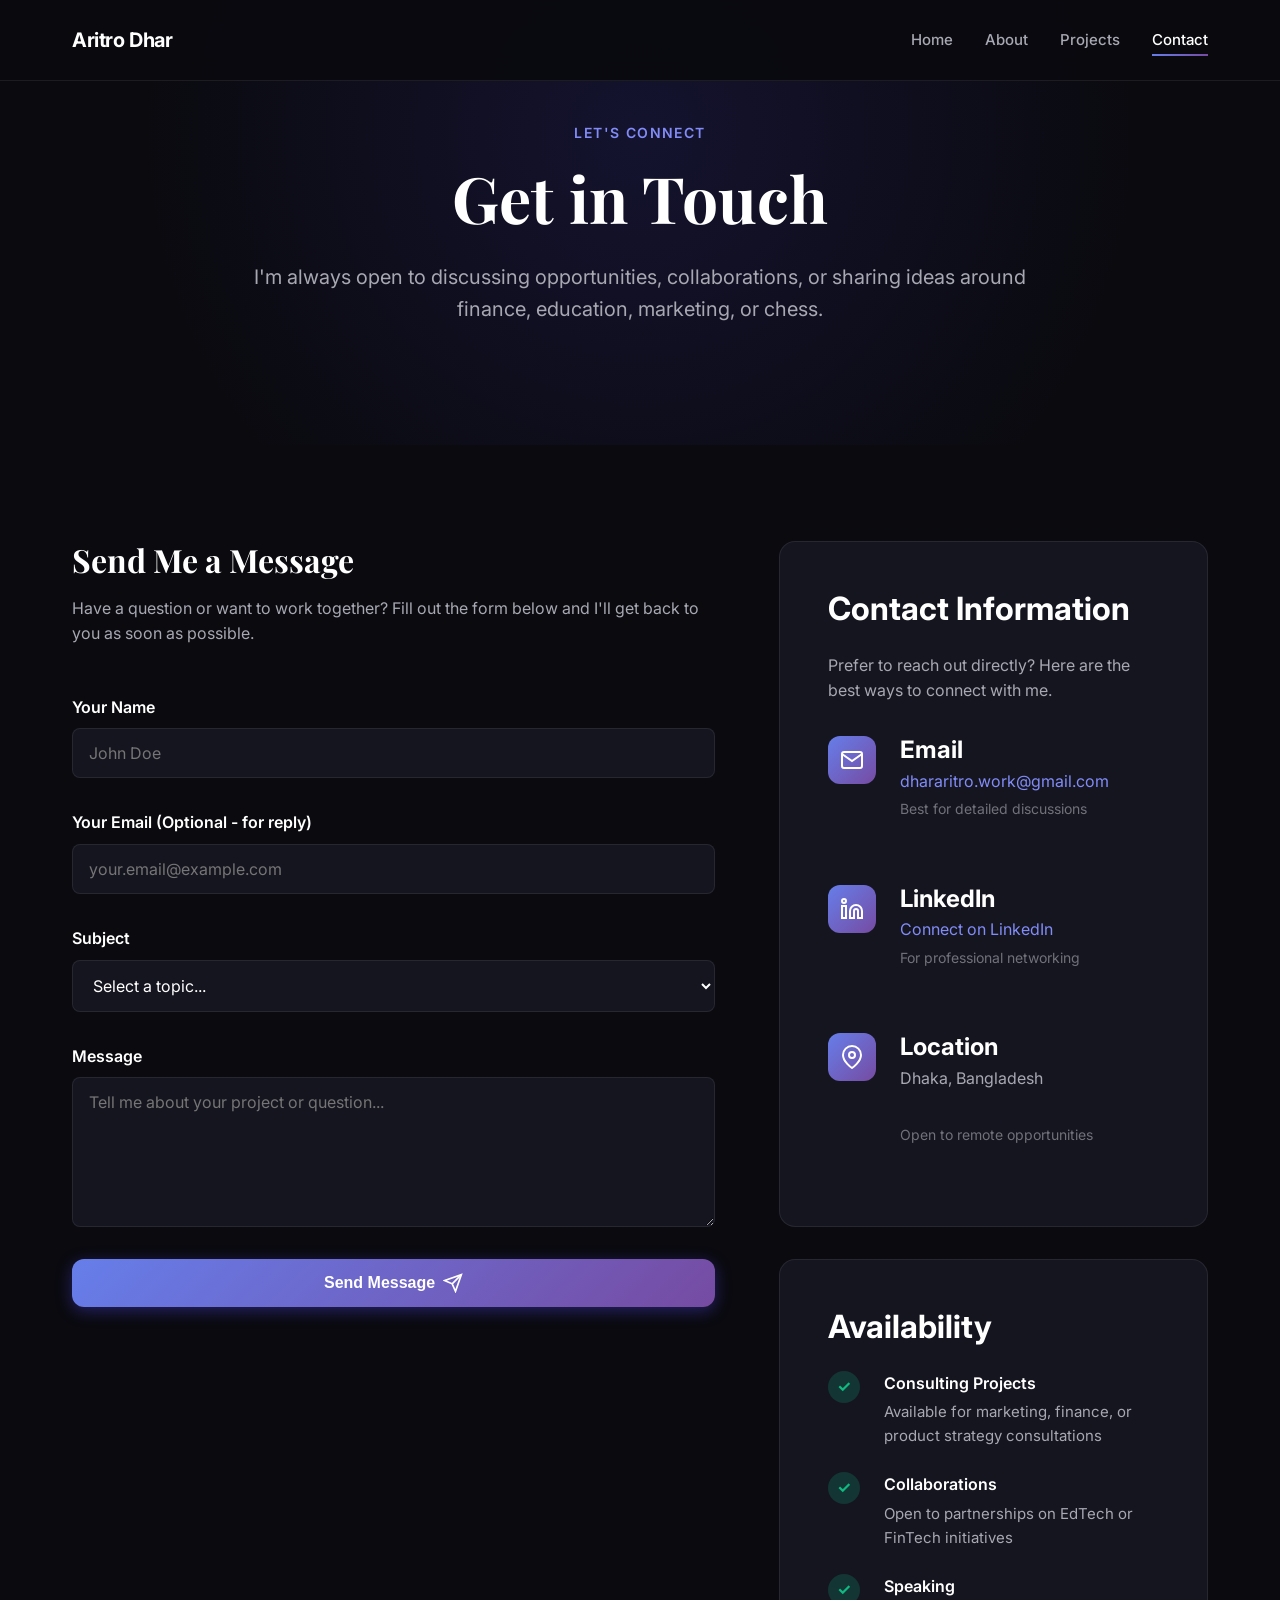
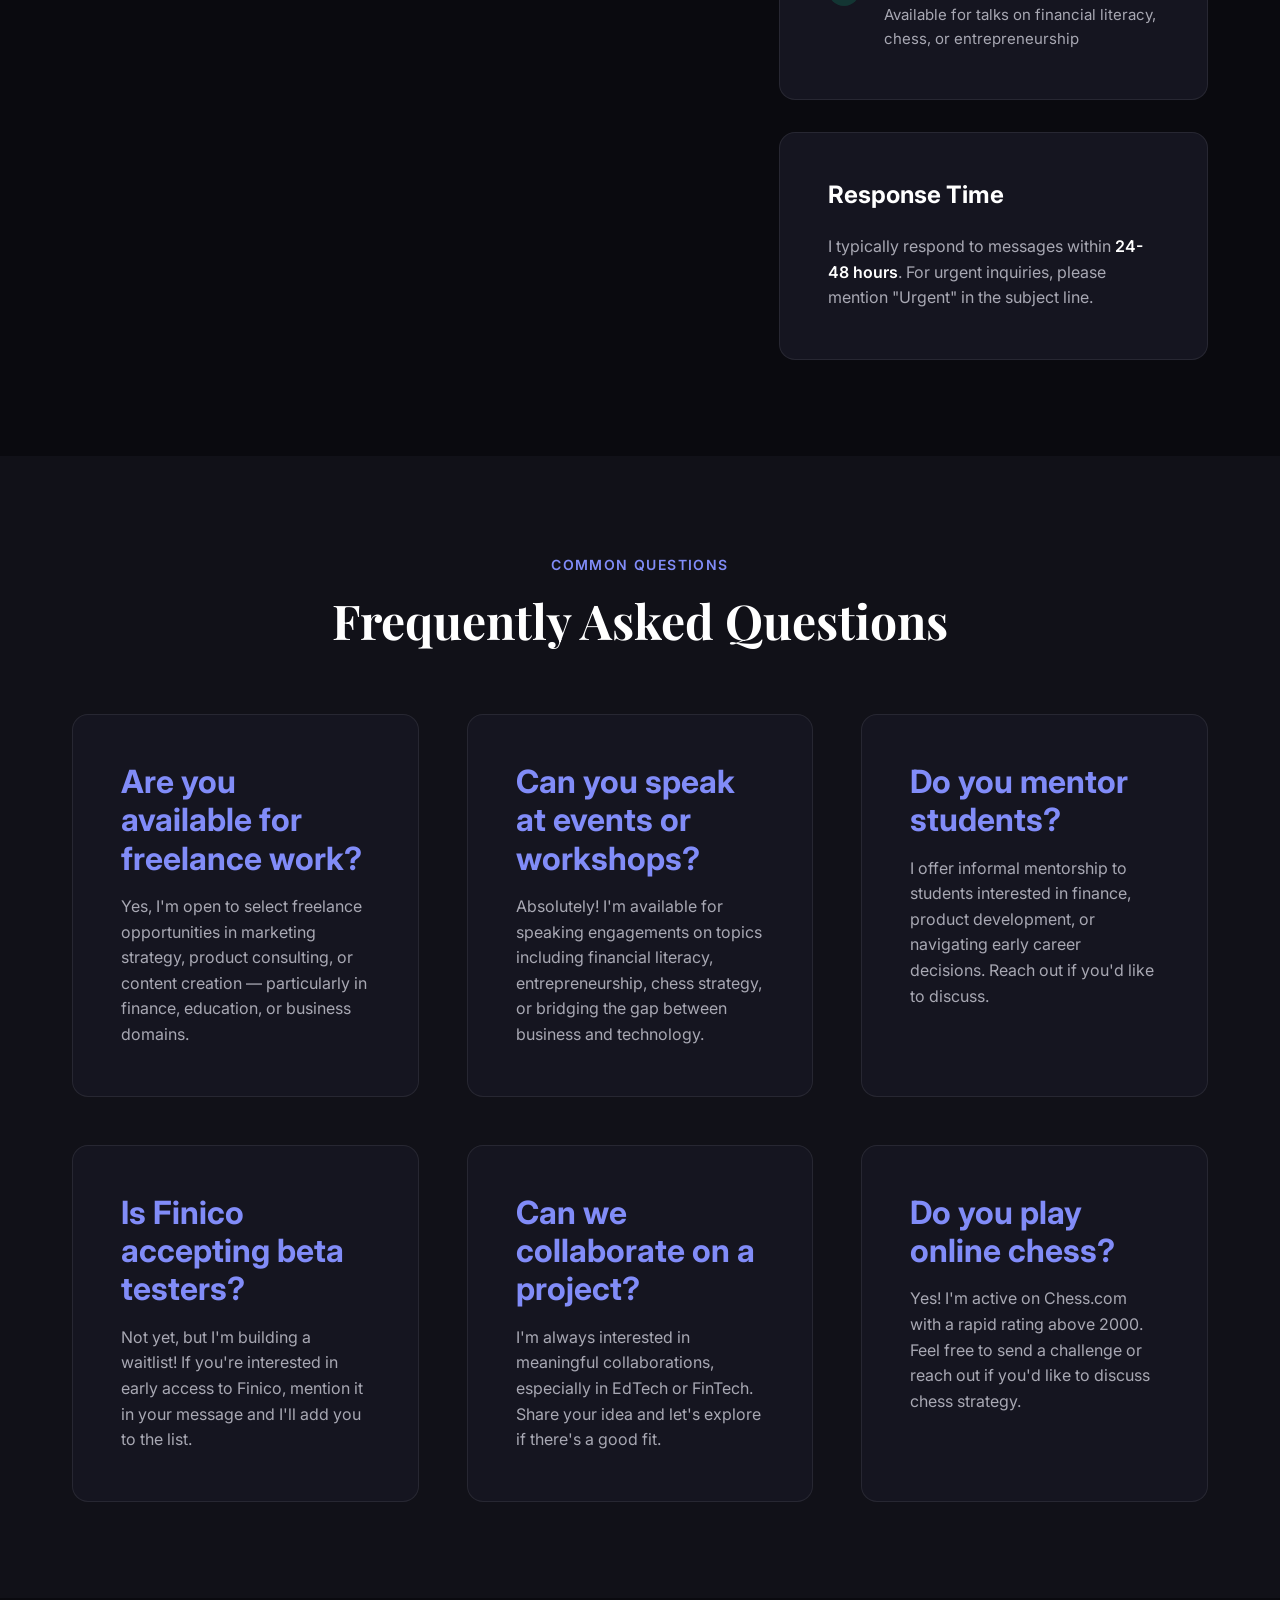
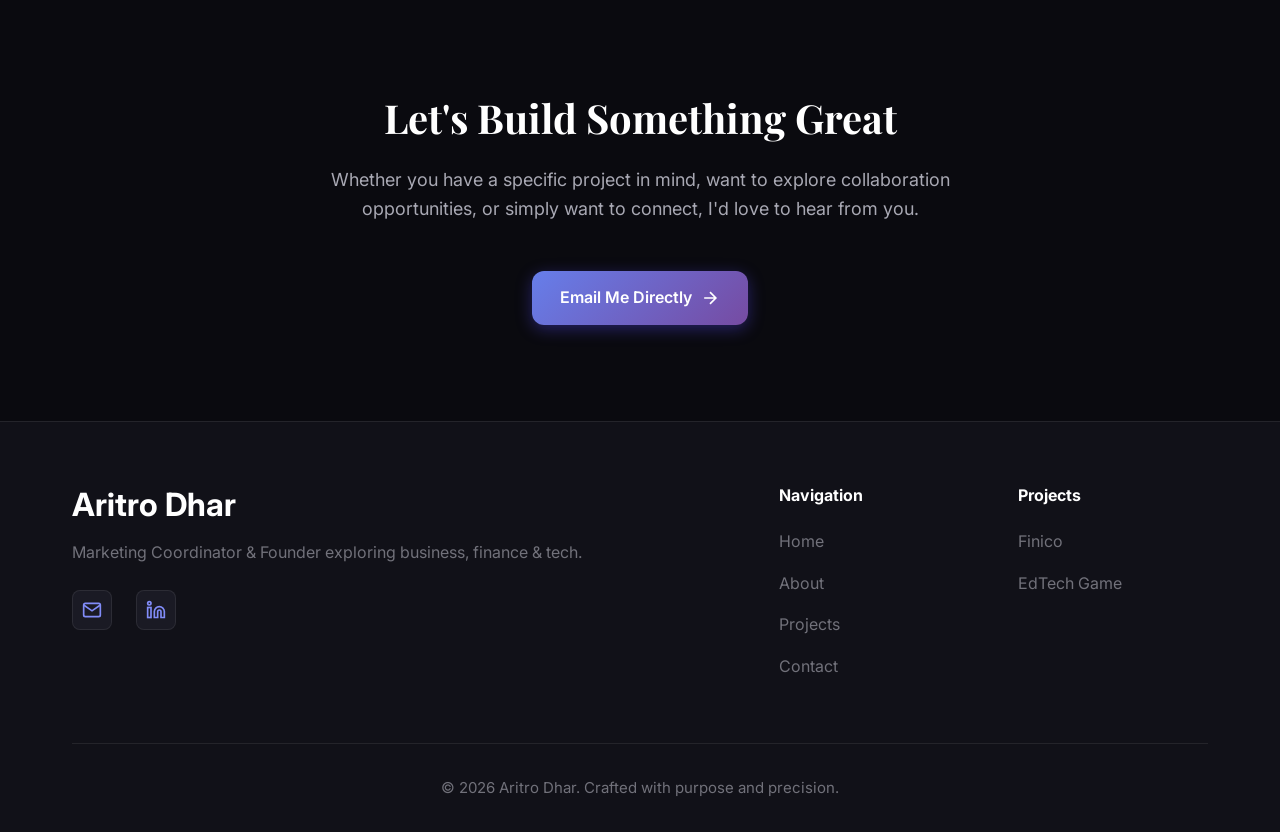
<file: contact.html>
<!DOCTYPE html>
<html lang="en">
<head>
  <meta charset="UTF-8" />
  <meta name="viewport" content="width=device-width, initial-scale=1.0" />
  <meta name="description" content="Get in touch with Aritro Dhar for opportunities, collaborations, or discussions about finance, education, marketing, or chess." />
  
  <!-- Favicon -->
  <link rel="icon" href="data:image/svg+xml,<svg xmlns=%22http://www.w3.org/2000/svg%22 viewBox=%220 0 100 100%22><text y=%22.9em%22 font-size=%2290%22>💼</text></svg>" />
  
  <title>Contact | Aritro Dhar</title>
  <link rel="stylesheet" href="styles.css" />
  <link rel="preconnect" href="https://fonts.googleapis.com">
  <link rel="preconnect" href="https://fonts.gstatic.com" crossorigin>
  <link href="https://fonts.googleapis.com/css2?family=Inter:wght@300;400;500;600;700;800&family=Playfair+Display:wght@700;800&display=swap" rel="stylesheet">
</head>
<body>
  <!-- Navigation -->
  <header class="navbar" id="navbar">
    <div class="nav-container">
      <a href="index.html" class="nav-logo">Aritro Dhar</a>
      <nav class="nav-links" id="navLinks">
        <a href="index.html">Home</a>
        <a href="about.html">About</a>
        <a href="projects.html">Projects</a>
        <a href="contact.html" class="active">Contact</a>
      </nav>
      <button class="mobile-toggle" id="mobileToggle" aria-label="Toggle navigation">
        <span></span>
        <span></span>
        <span></span>
      </button>
    </div>
  </header>

  <!-- Page Header -->
  <section class="page-header">
    <div class="container">
      <div class="page-header-content">
        <div class="section-label">Let's Connect</div>
        <h1 class="page-title">Get in Touch</h1>
        <p class="page-subtitle">
          I'm always open to discussing opportunities, collaborations, or sharing ideas around 
          finance, education, marketing, or chess.
        </p>
      </div>
    </div>
  </section>

  <!-- Contact Section -->
  <section class="section">
    <div class="container">
      <div class="contact-layout">
        <!-- Contact Form -->
        <div class="contact-form-wrapper">
          <h2>Send Me a Message</h2>
          <p class="form-description">
            Have a question or want to work together? Fill out the form below and I'll get back 
            to you as soon as possible.
          </p>
          
          <form class="contact-form" id="contactForm">
            <div class="form-group">
              <label for="name">Your Name</label>
              <input type="text" id="name" name="name" required placeholder="John Doe" />
            </div>

            <div class="form-group">
              <label for="email">Your Email (Optional - for reply)</label>
              <input type="email" id="email" name="email" placeholder="your.email@example.com" />
            </div>

            <div class="form-group">
              <label for="subject">Subject</label>
              <select id="subject" name="topic" required>
                <option value="">Select a topic...</option>
                <option value="Collaboration Opportunity">Collaboration Opportunity</option>
                <option value="Project Discussion">Project Discussion</option>
                <option value="Consultation Request">Consultation Request</option>
                <option value="Speaking Engagement">Speaking Engagement</option>
                <option value="Other">Other</option>
              </select>
            </div>

            <div class="form-group">
              <label for="message">Message</label>
              <textarea id="message" name="message" required rows="6" placeholder="Tell me about your project or question..."></textarea>
            </div>

            <button type="submit" class="btn btn-primary btn-full">
              <span>Send Message</span>
              <svg width="20" height="20" viewBox="0 0 24 24" fill="none" stroke="currentColor" stroke-width="2">
                <line x1="22" y1="2" x2="11" y2="13"/>
                <polygon points="22 2 15 22 11 13 2 9 22 2"/>
              </svg>
            </button>
            <div id="form-status" class="form-status"></div>
          </form>
        </div>

        <!-- Contact Info -->
        <div class="contact-info-wrapper">
          <div class="contact-info-card">
            <h3>Contact Information</h3>
            <p>Prefer to reach out directly? Here are the best ways to connect with me.</p>

            <div class="contact-methods">
              <div class="contact-method">
                <div class="method-icon">
                  <svg width="24" height="24" viewBox="0 0 24 24" fill="none" stroke="currentColor" stroke-width="2">
                    <path d="M4 4h16c1.1 0 2 .9 2 2v12c0 1.1-.9 2-2 2H4c-1.1 0-2-.9-2-2V6c0-1.1.9-2 2-2z"/>
                    <polyline points="22,6 12,13 2,6"/>
                  </svg>
                </div>
                <div class="method-content">
                  <h4>Email</h4>
                            <a href="mailto:dhararitro.work@gmail.com" class="footer-link">dhararitro.work@gmail.com</a>
                  <p class="method-note">Best for detailed discussions</p>
                </div>
              </div>

              <div class="contact-method">
                <div class="method-icon">
                  <svg width="24" height="24" viewBox="0 0 24 24" fill="none" stroke="currentColor" stroke-width="2">
                    <path d="M16 8a6 6 0 0 1 6 6v7h-4v-7a2 2 0 0 0-2-2 2 2 0 0 0-2 2v7h-4v-7a6 6 0 0 1 6-6z"/>
                    <rect x="2" y="9" width="4" height="12"/>
                    <circle cx="4" cy="4" r="2"/>
                  </svg>
                </div>
                <div class="method-content">
                  <h4>LinkedIn</h4>
                  <a href="https://www.linkedin.com/in/aritro-dhar-036407324" target="_blank">Connect on LinkedIn</a>
                  <p class="method-note">For professional networking</p>
                </div>
              </div>

              <div class="contact-method">
                <div class="method-icon">
                  <svg width="24" height="24" viewBox="0 0 24 24" fill="none" stroke="currentColor" stroke-width="2">
                    <path d="M21 10c0 7-9 13-9 13s-9-6-9-13a9 9 0 0 1 18 0z"/>
                    <circle cx="12" cy="10" r="3"/>
                  </svg>
                </div>
                <div class="method-content">
                  <h4>Location</h4>
                  <p>Dhaka, Bangladesh</p>
                  <p class="method-note">Open to remote opportunities</p>
                </div>
              </div>
            </div>
          </div>

          <div class="availability-card">
            <h3>Availability</h3>
            <div class="availability-items">
              <div class="availability-item">
                <div class="availability-icon">✓</div>
                <div class="availability-text">
                  <strong>Consulting Projects</strong>
                  <p>Available for marketing, finance, or product strategy consultations</p>
                </div>
              </div>
              <div class="availability-item">
                <div class="availability-icon">✓</div>
                <div class="availability-text">
                  <strong>Collaborations</strong>
                  <p>Open to partnerships on EdTech or FinTech initiatives</p>
                </div>
              </div>
              <div class="availability-item">
                <div class="availability-icon">✓</div>
                <div class="availability-text">
                  <strong>Speaking</strong>
                  <p>Available for talks on financial literacy, chess, or entrepreneurship</p>
                </div>
              </div>
            </div>
          </div>

          <div class="response-time-card">
            <h4>Response Time</h4>
            <p>
              I typically respond to messages within <strong>24-48 hours</strong>. For urgent 
              inquiries, please mention "Urgent" in the subject line.
            </p>
          </div>
        </div>
      </div>
    </div>
  </section>

  <!-- FAQ Section -->
  <section class="section alt">
    <div class="container">
      <div class="section-header">
        <div class="section-label">Common Questions</div>
        <h2 class="section-title">Frequently Asked Questions</h2>
      </div>

      <div class="faq-grid">
        <div class="faq-item">
          <h3>Are you available for freelance work?</h3>
          <p>
            Yes, I'm open to select freelance opportunities in marketing strategy, product consulting, 
            or content creation — particularly in finance, education, or business domains.
          </p>
        </div>

        <div class="faq-item">
          <h3>Can you speak at events or workshops?</h3>
          <p>
            Absolutely! I'm available for speaking engagements on topics including financial literacy, 
            entrepreneurship, chess strategy, or bridging the gap between business and technology.
          </p>
        </div>

        <div class="faq-item">
          <h3>Do you mentor students?</h3>
          <p>
            I offer informal mentorship to students interested in finance, product development, or 
            navigating early career decisions. Reach out if you'd like to discuss.
          </p>
        </div>

        <div class="faq-item">
          <h3>Is Finico accepting beta testers?</h3>
          <p>
            Not yet, but I'm building a waitlist! If you're interested in early access to Finico, 
            mention it in your message and I'll add you to the list.
          </p>
        </div>

        <div class="faq-item">
          <h3>Can we collaborate on a project?</h3>
          <p>
            I'm always interested in meaningful collaborations, especially in EdTech or FinTech. 
            Share your idea and let's explore if there's a good fit.
          </p>
        </div>

        <div class="faq-item">
          <h3>Do you play online chess?</h3>
          <p>
            Yes! I'm active on Chess.com with a rapid rating above 2000. Feel free to send a challenge 
            or reach out if you'd like to discuss chess strategy.
          </p>
        </div>
      </div>
    </div>
  </section>

  <!-- Social Proof / Testimonials (Optional - can be added later) -->
  <section class="section">
    <div class="container">
      <div class="final-cta">
        <h2>Let's Build Something Great</h2>
        <p>
          Whether you have a specific project in mind, want to explore collaboration opportunities, 
          or simply want to connect, I'd love to hear from you.
        </p>
        <div class="final-cta-buttons">
          <a href="mailto:dhararitro.work@gmail.com" class="btn btn-primary">
            Email Me Directly
            <svg width="20" height="20" viewBox="0 0 24 24" fill="none" stroke="currentColor" stroke-width="2">
              <path d="M5 12h14M12 5l7 7-7 7"/>
            </svg>
          </a>
        </div>
      </div>
    </div>
  </section>

  <!-- Footer -->
  <footer class="footer">
    <div class="container">
      <div class="footer-content">
        <div class="footer-main">
          <h3>Aritro Dhar</h3>
          <p>Marketing Coordinator & Founder exploring business, finance & tech.</p>
          <div class="social-links">
            <a href="mailto:dhararitro.work@gmail.com" aria-label="Email">
              <svg width="20" height="20" viewBox="0 0 24 24" fill="none" stroke="currentColor" stroke-width="2">
                <path d="M4 4h16c1.1 0 2 .9 2 2v12c0 1.1-.9 2-2 2H4c-1.1 0-2-.9-2-2V6c0-1.1.9-2 2-2z"/>
                <polyline points="22,6 12,13 2,6"/>
              </svg>
            </a>
            <a href="https://www.linkedin.com/in/aritro-dhar-036407324" target="_blank" aria-label="LinkedIn">
              <svg width="20" height="20" viewBox="0 0 24 24" fill="none" stroke="currentColor" stroke-width="2">
                <path d="M16 8a6 6 0 0 1 6 6v7h-4v-7a2 2 0 0 0-2-2 2 2 0 0 0-2 2v7h-4v-7a6 6 0 0 1 6-6z"/>
                <rect x="2" y="9" width="4" height="12"/>
                <circle cx="4" cy="4" r="2"/>
              </svg>
            </a>
          </div>
        </div>
        
        <div class="footer-links">
          <div class="footer-column">
            <h4>Navigation</h4>
            <a href="index.html">Home</a>
            <a href="about.html">About</a>
            <a href="projects.html">Projects</a>
            <a href="contact.html">Contact</a>
          </div>
          
          <div class="footer-column">
            <h4>Projects</h4>
            <a href="projects.html#finico">Finico</a>
            <a href="https://economics-business-finance.s3.us-east-1.amazonaws.com/Economics-Business-Finance/story.html" target="_blank">EdTech Game</a>
          </div>
        </div>
      </div>
      
      <div class="footer-bottom">
        <p>&copy; <span id="year"></span> Aritro Dhar. Crafted with purpose and precision.</p>
      </div>
    </div>
  </footer>

  <script src="script.js"></script>
</body>
</html>
</file>
<file: styles.css>
/* ===================================
   Modern Portfolio - Premium Design
   ================================ */

/* CSS Variables */
:root {
  /* Colors */
  --color-primary: #4f46e5;
  --color-primary-light: #818cf8;
  --color-primary-dark: #3730a3;
  --color-secondary: #10b981;
  --color-accent: #f59e0b;
  
  /* Neutrals */
  --color-bg-dark: #0a0a0f;
  --color-bg-medium: #111118;
  --color-bg-light: #1a1a24;
  --color-bg-card: #151520;
  
  /* Text */
  --color-text-primary: #ffffff;
  --color-text-secondary: #a8a8b3;
  --color-text-tertiary: #71717a;
  
  /* Gradients */
  --gradient-primary: linear-gradient(135deg, #667eea 0%, #764ba2 100%);
  --gradient-secondary: linear-gradient(135deg, #f093fb 0%, #f5576c 100%);
  --gradient-accent: linear-gradient(135deg, #4facfe 0%, #00f2fe 100%);
  --gradient-text: linear-gradient(135deg, #667eea 0%, #00f2fe 100%);
  
  /* Spacing */
  --spacing-xs: 0.5rem;
  --spacing-sm: 1rem;
  --spacing-md: 1.5rem;
  --spacing-lg: 2rem;
  --spacing-xl: 3rem;
  --spacing-2xl: 4rem;
  --spacing-3xl: 6rem;
  
  /* Typography */
  --font-primary: 'Inter', -apple-system, BlinkMacSystemFont, 'Segoe UI', sans-serif;
  --font-display: 'Playfair Display', Georgia, serif;
  
  /* Shadows */
  --shadow-sm: 0 2px 8px rgba(0, 0, 0, 0.1);
  --shadow-md: 0 4px 16px rgba(0, 0, 0, 0.2);
  --shadow-lg: 0 8px 32px rgba(0, 0, 0, 0.3);
  --shadow-xl: 0 16px 64px rgba(0, 0, 0, 0.4);
  
  /* Borders */
  --border-color: rgba(255, 255, 255, 0.08);
  --border-color-light: rgba(255, 255, 255, 0.12);
  
  /* Transitions */
  --transition-fast: 0.15s ease;
  --transition-base: 0.3s ease;
  --transition-slow: 0.5s ease;
}

/* Reset & Base Styles */
*, *::before, *::after {
  box-sizing: border-box;
  margin: 0;
  padding: 0;
}

html {
  scroll-behavior: smooth;
  font-size: 16px;
}

body {
  font-family: var(--font-primary);
  background-color: var(--color-bg-dark);
  color: var(--color-text-primary);
  line-height: 1.6;
  -webkit-font-smoothing: antialiased;
  -moz-osx-font-smoothing: grayscale;
  overflow-x: hidden;
}

/* Typography */
h1, h2, h3, h4, h5, h6 {
  font-weight: 700;
  line-height: 1.2;
  margin-bottom: var(--spacing-sm);
}

h1 { font-size: clamp(2.5rem, 5vw, 4rem); }
h2 { font-size: clamp(2rem, 4vw, 3rem); }
h3 { font-size: clamp(1.5rem, 3vw, 2rem); }
h4 { font-size: clamp(1.25rem, 2.5vw, 1.5rem); }

p {
  margin-bottom: var(--spacing-md);
  color: var(--color-text-secondary);
}

a {
  color: var(--color-primary-light);
  text-decoration: none;
  transition: color var(--transition-fast);
}

a:hover {
  color: var(--color-primary);
}

strong {
  font-weight: 600;
  color: var(--color-text-primary);
}

/* Container */
.container {
  max-width: 1200px;
  margin: 0 auto;
  padding: 0 var(--spacing-lg);
}

/* Section */
.section {
  padding: var(--spacing-3xl) 0;
}

.section.alt {
  background-color: var(--color-bg-medium);
}

.section-header {
  text-align: center;
  margin-bottom: var(--spacing-2xl);
}

.section-label {
  display: inline-block;
  font-size: 0.875rem;
  font-weight: 600;
  text-transform: uppercase;
  letter-spacing: 0.1em;
  color: var(--color-primary-light);
  margin-bottom: var(--spacing-sm);
}

.section-title {
  font-family: var(--font-display);
  margin-bottom: var(--spacing-md);
}

.section-subtitle {
  font-size: 1.125rem;
  color: var(--color-text-secondary);
  max-width: 700px;
  margin: 0 auto;
}

/* Navigation */
.navbar {
  position: fixed;
  top: 0;
  left: 0;
  right: 0;
  z-index: 1000;
  background-color: rgba(10, 10, 15, 0.95);
  backdrop-filter: blur(12px);
  border-bottom: 1px solid var(--border-color);
  transition: all var(--transition-base);
}

.nav-container {
  max-width: 1200px;
  margin: 0 auto;
  padding: var(--spacing-md) var(--spacing-lg);
  display: flex;
  justify-content: space-between;
  align-items: center;
}

.nav-logo {
  font-size: 1.25rem;
  font-weight: 700;
  letter-spacing: -0.02em;
  color: var(--color-text-primary);
  transition: color var(--transition-fast);
}

.nav-logo:hover {
  color: var(--color-primary-light);
}

.nav-links {
  display: flex;
  gap: var(--spacing-lg);
}

.nav-links a {
  font-size: 0.9375rem;
  font-weight: 500;
  color: var(--color-text-secondary);
  transition: color var(--transition-fast);
  position: relative;
}

.nav-links a::after {
  content: '';
  position: absolute;
  bottom: -4px;
  left: 0;
  width: 0;
  height: 2px;
  background: var(--gradient-primary);
  transition: width var(--transition-base);
}

.nav-links a:hover,
.nav-links a.active {
  color: var(--color-text-primary);
}

.nav-links a.active::after,
.nav-links a:hover::after {
  width: 100%;
}

.mobile-toggle {
  display: none;
  flex-direction: column;
  gap: 6px;
  background: none;
  border: none;
  cursor: pointer;
  padding: 0.5rem;
}

.mobile-toggle span {
  display: block;
  width: 24px;
  height: 2px;
  background-color: var(--color-text-primary);
  transition: all var(--transition-base);
}

/* Hero Section */
.hero {
  position: relative;
  min-height: 100vh;
  display: flex;
  align-items: center;
  padding-top: 80px;
  overflow: hidden;
}

.hero-bg {
  position: absolute;
  inset: 0;
  background: radial-gradient(circle at 20% 50%, rgba(79, 70, 229, 0.15) 0%, transparent 50%),
              radial-gradient(circle at 80% 80%, rgba(139, 92, 246, 0.15) 0%, transparent 50%);
  z-index: -1;
}

.hero-decorative-image {
  position: absolute;
  right: 0;
  top: 50%;
  transform: translateY(-50%);
  width: 40%;
  height: 60%;
  opacity: 0.08;
  z-index: 0;
  pointer-events: none;
}

.hero-decorative-image img {
  width: 100%;
  height: 100%;
  object-fit: cover;
  border-radius: 2rem;
  mask-image: linear-gradient(to left, rgba(0,0,0,1) 0%, rgba(0,0,0,0) 100%);
  -webkit-mask-image: linear-gradient(to left, rgba(0,0,0,1) 0%, rgba(0,0,0,0) 100%);
}

.hero-container {
  max-width: 1200px;
  margin: 0 auto;
  padding: 0 var(--spacing-lg);
  display: grid;
  grid-template-columns: 1fr 1fr;
  gap: var(--spacing-2xl);
  align-items: center;
}

.hero-content {
  animation: fadeInUp 0.8s ease-out;
}

.hero-label {
  font-size: 0.875rem;
  font-weight: 600;
  text-transform: uppercase;
  letter-spacing: 0.1em;
  color: var(--color-primary-light);
  margin-bottom: var(--spacing-md);
}

.hero-title {
  font-family: var(--font-display);
  font-size: clamp(2.5rem, 5vw, 4rem);
  line-height: 1.1;
  margin-bottom: var(--spacing-md);
}

.gradient-text {
  background: var(--gradient-text);
  -webkit-background-clip: text;
  -webkit-text-fill-color: transparent;
  background-clip: text;
}

.hero-subtitle {
  font-size: 1.5rem;
  font-weight: 600;
  color: var(--color-text-secondary);
  margin-bottom: var(--spacing-sm);
}

.hero-description {
  font-size: 1.125rem;
  line-height: 1.8;
  color: var(--color-text-secondary);
  margin-bottom: var(--spacing-lg);
}

.hero-buttons {
  display: flex;
  gap: var(--spacing-md);
  margin-bottom: var(--spacing-lg);
  flex-wrap: wrap;
}

.hero-tags {
  display: flex;
  flex-wrap: wrap;
  gap: var(--spacing-sm);
}

.tag {
  font-size: 0.875rem;
  padding: 0.5rem 1rem;
  border-radius: 999px;
  background-color: rgba(79, 70, 229, 0.1);
  border: 1px solid rgba(79, 70, 229, 0.3);
  color: var(--color-text-secondary);
}

/* Hero Visual */
.hero-visual {
  animation: fadeInUp 0.8s ease-out 0.2s both;
}

.profile-card {
  background-color: var(--color-bg-card);
  border-radius: 1.5rem;
  padding: var(--spacing-lg);
  border: 1px solid var(--border-color);
  box-shadow: var(--shadow-xl);
}

.profile-image {
  width: 100%;
  aspect-ratio: 4/5;
  border-radius: 1rem;
  overflow: hidden;
  margin-bottom: var(--spacing-md);
  box-shadow: 0 8px 32px rgba(79, 70, 229, 0.3);
  border: 2px solid rgba(79, 70, 229, 0.2);
}

.profile-image img {
  width: 100%;
  height: 100%;
  object-fit: cover;
  transition: transform var(--transition-slow);
}

.profile-card:hover .profile-image img {
  transform: scale(1.05);
}

.profile-info {
  display: flex;
  flex-direction: column;
  gap: var(--spacing-md);
}

.info-item {
  display: flex;
  flex-direction: column;
  gap: 0.25rem;
}

.info-label {
  font-size: 0.875rem;
  font-weight: 600;
  text-transform: uppercase;
  letter-spacing: 0.05em;
  color: var(--color-text-tertiary);
}

.info-value {
  font-size: 1rem;
  color: var(--color-text-primary);
}

/* Buttons */
.btn {
  display: inline-flex;
  align-items: center;
  gap: 0.5rem;
  padding: 0.875rem 1.75rem;
  border-radius: 0.75rem;
  font-size: 1rem;
  font-weight: 600;
  text-decoration: none;
  border: none;
  cursor: pointer;
  transition: all var(--transition-base);
  white-space: nowrap;
}

.btn-primary {
  background: var(--gradient-primary);
  color: white;
  box-shadow: 0 4px 16px rgba(79, 70, 229, 0.4);
}

.btn-primary:hover {
  transform: translateY(-2px);
  box-shadow: 0 8px 24px rgba(79, 70, 229, 0.5);
}

.btn-secondary {
  background-color: var(--color-bg-light);
  color: var(--color-text-primary);
  border: 1px solid var(--border-color-light);
}

.btn-secondary:hover {
  background-color: var(--color-bg-card);
  transform: translateY(-2px);
  box-shadow: var(--shadow-md);
}

.btn-full {
  width: 100%;
  justify-content: center;
}

.btn svg {
  width: 20px;
  height: 20px;
}

/* Stats Grid */
.stats-grid {
  display: grid;
  grid-template-columns: repeat(auto-fit, minmax(200px, 1fr));
  gap: var(--spacing-lg);
}

.stat-card {
  text-align: center;
  padding: var(--spacing-lg);
  background-color: var(--color-bg-card);
  border: 1px solid var(--border-color);
  border-radius: 1rem;
  transition: all var(--transition-base);
}

.stat-card:hover {
  transform: translateY(-4px);
  box-shadow: var(--shadow-lg);
  border-color: var(--border-color-light);
}

.stat-icon {
  font-size: 2.5rem;
  margin-bottom: var(--spacing-sm);
}

.stat-number {
  font-size: 2rem;
  font-weight: 700;
  color: var(--color-text-primary);
  margin-bottom: 0.25rem;
}

.stat-label {
  font-size: 0.9375rem;
  color: var(--color-text-secondary);
}

/* About Grid */
.about-grid {
  display: grid;
  grid-template-columns: repeat(auto-fit, minmax(300px, 1fr));
  gap: var(--spacing-xl);
}

.about-card {
  padding: var(--spacing-xl);
  background-color: var(--color-bg-card);
  border: 1px solid var(--border-color);
  border-radius: 1rem;
  transition: all var(--transition-base);
}

.about-card:hover {
  transform: translateY(-4px);
  box-shadow: var(--shadow-lg);
  border-color: var(--border-color-light);
}

.card-icon {
  font-size: 2.5rem;
  margin-bottom: var(--spacing-md);
}

.about-card h3 {
  font-size: 1.5rem;
  margin-bottom: var(--spacing-md);
}

.about-card ul {
  list-style: none;
  margin-bottom: var(--spacing-md);
}

.about-card li {
  position: relative;
  padding-left: 1.5rem;
  margin-bottom: var(--spacing-sm);
  color: var(--color-text-secondary);
}

.about-card li::before {
  content: '→';
  position: absolute;
  left: 0;
  color: var(--color-primary-light);
  font-weight: 600;
}

.text-link {
  display: inline-flex;
  align-items: center;
  gap: 0.5rem;
  font-weight: 600;
  color: var(--color-primary-light);
  transition: all var(--transition-fast);
}

.text-link::after {
  content: '→';
  transition: transform var(--transition-fast);
}

.text-link:hover {
  color: var(--color-primary);
}

.text-link:hover::after {
  transform: translateX(4px);
}

/* Inline Links */
.inline-link {
  color: var(--color-primary);
  text-decoration: none;
  border-bottom: 1px solid rgba(79, 70, 229, 0.3);
  transition: all 0.2s ease;
}

.inline-link:hover {
  color: var(--color-primary-light);
  border-bottom-color: var(--color-primary-light);
}

.inline-link-light {
  color: rgba(255, 255, 255, 0.9);
  text-decoration: none;
  border-bottom: 1px solid rgba(255, 255, 255, 0.3);
  transition: all 0.2s ease;
}

.inline-link-light:hover {
  color: white;
  border-bottom-color: white;
}

/* Projects Grid */
.projects-grid {
  display: grid;
  grid-template-columns: repeat(auto-fit, minmax(320px, 1fr));
  gap: var(--spacing-xl);
  margin-bottom: var(--spacing-xl);
}

.projects-preview {
  position: relative;
  overflow: hidden;
}

.projects-bg-image {
  position: absolute;
  left: -10%;
  top: 50%;
  transform: translateY(-50%);
  width: 50%;
  height: 70%;
  opacity: 0.06;
  z-index: 0;
  pointer-events: none;
}

.projects-bg-image img {
  width: 100%;
  height: 100%;
  object-fit: cover;
  border-radius: 2rem;
  mask-image: linear-gradient(to right, rgba(0,0,0,0) 0%, rgba(0,0,0,1) 50%, rgba(0,0,0,0) 100%);
  -webkit-mask-image: linear-gradient(to right, rgba(0,0,0,0) 0%, rgba(0,0,0,1) 50%, rgba(0,0,0,0) 100%);
}

.project-card {
  background-color: var(--color-bg-card);
  border: 1px solid var(--border-color);
  border-radius: 1rem;
  overflow: hidden;
  transition: all var(--transition-base);
}

.project-card:hover {
  transform: translateY(-8px);
  box-shadow: var(--shadow-xl);
  border-color: var(--border-color-light);
}

.project-card.featured {
  grid-column: span 1;
}

.project-image {
  height: 200px;
  overflow: hidden;
  position: relative;
  background: linear-gradient(135deg, #1a1a24 0%, #2a2a34 100%);
}

.project-image-bg {
  width: 100%;
  height: 100%;
  transition: transform var(--transition-slow);
}

.project-image-photo {
  width: 100%;
  height: 100%;
  object-fit: cover;
  transition: transform var(--transition-slow);
}

.project-card:hover .project-image-photo {
  transform: scale(1.1);
}

.project-logo-container {
  display: flex;
  align-items: center;
  justify-content: center;
  background: linear-gradient(135deg, #667eea 0%, #764ba2 100%);
  padding: var(--spacing-xl);
}

.project-logo {
  max-width: 70%;
  max-height: 140px;
  object-fit: contain;
  filter: drop-shadow(0 4px 12px rgba(0, 0, 0, 0.3));
  transition: transform var(--transition-base);
}

.project-card:hover .project-logo {
  transform: scale(1.05);
}

.project-content {
  padding: var(--spacing-lg);
}

.project-tags {
  display: flex;
  flex-wrap: wrap;
  gap: 0.5rem;
  margin-bottom: var(--spacing-md);
}

.project-content h3 {
  font-size: 1.5rem;
  margin-bottom: var(--spacing-sm);
}

.project-content p {
  margin-bottom: var(--spacing-md);
}

.project-link {
  display: inline-flex;
  align-items: center;
  gap: 0.5rem;
  font-weight: 600;
  color: var(--color-primary-light);
  transition: all var(--transition-fast);
}

.project-link:hover {
  color: var(--color-primary);
  gap: 0.75rem;
}

.section-cta {
  text-align: center;
  margin-top: var(--spacing-2xl);
}

/* Chess Section */
.chess-section {
  background: linear-gradient(135deg, rgba(79, 70, 229, 0.1) 0%, rgba(139, 92, 246, 0.1) 100%);
}

.chess-content {
  display: grid;
  grid-template-columns: 2fr 1fr;
  gap: var(--spacing-2xl);
  align-items: center;
}

.chess-highlights {
  display: flex;
  gap: var(--spacing-xl);
  margin: var(--spacing-lg) 0;
}

.chess-stat {
  text-align: center;
}

.chess-stat strong {
  display: block;
  font-size: 2.5rem;
  font-weight: 700;
  background: var(--gradient-primary);
  -webkit-background-clip: text;
  -webkit-text-fill-color: transparent;
  background-clip: text;
  margin-bottom: 0.25rem;
}

.chess-stat span {
  font-size: 0.9375rem;
  color: var(--color-text-secondary);
}

.chess-lesson {
  padding: var(--spacing-lg);
  background-color: rgba(79, 70, 229, 0.1);
  border-left: 3px solid var(--color-primary);
  border-radius: 0.5rem;
}

.chess-achievements-preview {
  margin: 2rem 0;
  padding: 1.5rem;
  background: rgba(79, 70, 229, 0.08);
  border-radius: 12px;
  border: 1px solid rgba(79, 70, 229, 0.2);
}

.chess-achievements-preview h3 {
  font-size: 1.1rem;
  font-weight: 600;
  margin-bottom: 1rem;
  color: var(--color-primary);
}

.chess-achievements-preview ul {
  list-style: none;
  padding: 0;
  margin: 0;
}

.chess-achievements-preview li {
  padding: 0.5rem 0;
  color: var(--color-text);
  font-size: 0.95rem;
  line-height: 1.6;
}

.chess-visual {
  display: flex;
  justify-content: center;
  align-items: center;
}

.chess-image-container {
  position: relative;
  border-radius: 16px;
  overflow: hidden;
  box-shadow: 0 20px 60px rgba(0, 0, 0, 0.3);
  width: 100%;
}

.chess-photo {
  width: 100%;
  height: auto;
  display: block;
  transition: transform 0.3s ease;
}

.chess-image-container:hover .chess-photo {
  transform: scale(1.05);
}

.chess-overlay {
  position: absolute;
  bottom: 0;
  left: 0;
  right: 0;
  background: linear-gradient(to top, rgba(0, 0, 0, 0.8), transparent);
  padding: 2rem;
  display: flex;
  align-items: center;
  justify-content: center;
}

.chess-overlay-text {
  display: flex;
  flex-direction: column;
  align-items: center;
  gap: 0.5rem;
  color: white;
}

.overlay-icon {
  font-size: 2rem;
}

.chess-overlay-text span:last-child {
  font-weight: 600;
  font-size: 1.2rem;
}

.chess-board {
  width: 300px;
  height: 300px;
  background: 
    repeating-linear-gradient(0deg, #3730a3 0px, #3730a3 37.5px, #4f46e5 37.5px, #4f46e5 75px),
    repeating-linear-gradient(90deg, #3730a3 0px, #3730a3 37.5px, #4f46e5 37.5px, #4f46e5 75px);
  border-radius: 1rem;
  box-shadow: var(--shadow-xl);
}

/* CTA Section */
.cta-section {
  background: linear-gradient(135deg, rgba(79, 70, 229, 0.15) 0%, rgba(139, 92, 246, 0.15) 100%);
}

.cta-card {
  max-width: 800px;
  margin: 0 auto;
  text-align: center;
  padding: var(--spacing-2xl);
  background-color: var(--color-bg-card);
  border: 1px solid var(--border-color-light);
  border-radius: 1.5rem;
  box-shadow: var(--shadow-xl);
}

.cta-card h2 {
  font-family: var(--font-display);
  font-size: 2.5rem;
  margin-bottom: var(--spacing-md);
}

.cta-card p {
  font-size: 1.125rem;
  margin-bottom: var(--spacing-xl);
}

.cta-buttons {
  display: flex;
  gap: var(--spacing-md);
  justify-content: center;
  flex-wrap: wrap;
}

/* Page Header */
.page-header {
  padding: 120px 0 var(--spacing-3xl);
  text-align: center;
  background: radial-gradient(circle at 50% 30%, rgba(79, 70, 229, 0.15) 0%, transparent 70%);
}

.page-header-content {
  max-width: 800px;
  margin: 0 auto;
}

.page-title {
  font-family: var(--font-display);
  font-size: clamp(2.5rem, 5vw, 4rem);
  margin-bottom: var(--spacing-md);
}

.page-subtitle {
  font-size: 1.25rem;
  color: var(--color-text-secondary);
}

/* About Page Specific */
.about-intro-grid {
  display: grid;
  grid-template-columns: 1fr 1.5fr;
  gap: var(--spacing-2xl);
  align-items: start;
  margin-bottom: var(--spacing-3xl);
}

.about-bg-visual {
  position: absolute;
  right: -5%;
  top: 20%;
  width: 45%;
  height: 50%;
  opacity: 0.05;
  z-index: 0;
  pointer-events: none;
}

.about-bg-visual img {
  width: 100%;
  height: 100%;
  object-fit: cover;
  border-radius: 2rem;
  mask-image: radial-gradient(ellipse at center, rgba(0,0,0,1) 0%, rgba(0,0,0,0) 70%);
  -webkit-mask-image: radial-gradient(ellipse at center, rgba(0,0,0,1) 0%, rgba(0,0,0,0) 70%);
}

.about-intro-image {
  border-radius: 1rem;
  overflow: hidden;
  box-shadow: var(--shadow-xl);
  border: 3px solid rgba(79, 70, 229, 0.2);
  position: relative;
}

.about-intro-image::after {
  content: '';
  position: absolute;
  inset: 0;
  background: linear-gradient(135deg, rgba(79, 70, 229, 0.1) 0%, transparent 50%);
  pointer-events: none;
}

.about-intro-image img {
  width: 100%;
  height: auto;
  display: block;
  transition: transform var(--transition-slow);
}

.about-intro-image:hover img {
  transform: scale(1.03);
}

.about-intro-content h2 {
  font-family: var(--font-display);
  margin-bottom: var(--spacing-md);
}

/* Timeline */
.timeline {
  position: relative;
  padding-left: var(--spacing-xl);
}

.timeline::before {
  content: '';
  position: absolute;
  left: 0;
  top: 0;
  bottom: 0;
  width: 2px;
  background: linear-gradient(180deg, var(--color-primary) 0%, transparent 100%);
}

.timeline-item {
  position: relative;
  margin-bottom: var(--spacing-2xl);
}

.timeline-marker {
  position: absolute;
  left: calc(-1 * var(--spacing-xl));
}

.timeline-dot {
  width: 16px;
  height: 16px;
  border-radius: 50%;
  background: var(--gradient-primary);
  box-shadow: 0 0 0 4px var(--color-bg-medium), 0 0 0 6px var(--color-primary);
  position: relative;
  left: -7px;
}

.timeline-date {
  display: inline-block;
  font-size: 0.875rem;
  font-weight: 600;
  text-transform: uppercase;
  letter-spacing: 0.05em;
  color: var(--color-primary-light);
  margin-bottom: var(--spacing-sm);
}

.timeline-content h3 {
  font-size: 1.5rem;
  margin-bottom: 0.25rem;
}

.timeline-content h4 {
  font-size: 1.125rem;
  color: var(--color-text-secondary);
  font-weight: 600;
  margin-bottom: 0.25rem;
}

.timeline-location {
  font-size: 0.9375rem;
  color: var(--color-text-tertiary);
  margin-bottom: var(--spacing-md);
}

.timeline-list {
  list-style: none;
}

.timeline-list li {
  position: relative;
  padding-left: 1.5rem;
  margin-bottom: var(--spacing-sm);
  color: var(--color-text-secondary);
}

.timeline-list li::before {
  content: '•';
  position: absolute;
  left: 0;
  color: var(--color-primary-light);
  font-weight: bold;
}

/* Chess Credentials in Timeline */
.chess-credentials {
  display: flex;
  gap: var(--spacing-lg);
  margin: var(--spacing-md) 0;
  flex-wrap: wrap;
}

.chess-id-card {
  display: flex;
  align-items: center;
  gap: 0.5rem;
  padding: 0.75rem 1.25rem;
  background: linear-gradient(135deg, rgba(79, 70, 229, 0.1) 0%, rgba(139, 92, 246, 0.1) 100%);
  border: 1px solid rgba(79, 70, 229, 0.3);
  border-radius: 0.75rem;
  transition: all var(--transition-base);
}

.chess-id-card:hover {
  transform: translateY(-2px);
  background: linear-gradient(135deg, rgba(79, 70, 229, 0.15) 0%, rgba(139, 92, 246, 0.15) 100%);
  border-color: rgba(79, 70, 229, 0.5);
  box-shadow: 0 4px 12px rgba(79, 70, 229, 0.2);
}

.chess-label {
  font-size: 0.875rem;
  font-weight: 600;
  color: var(--color-text-tertiary);
  text-transform: uppercase;
  letter-spacing: 0.05em;
}

.chess-id-link {
  font-size: 1rem;
  font-weight: 600;
  color: var(--color-primary-light);
  text-decoration: none;
  transition: color var(--transition-fast);
}

.chess-id-link:hover {
  color: var(--color-primary);
  text-decoration: underline;
}

/* Skills Grid */
.skills-grid {
  display: grid;
  grid-template-columns: repeat(auto-fit, minmax(280px, 1fr));
  gap: var(--spacing-xl);
}

.skill-category {
  padding: var(--spacing-xl);
  background-color: var(--color-bg-card);
  border: 1px solid var(--border-color);
  border-radius: 1rem;
  transition: all var(--transition-base);
}

.skill-category:hover {
  transform: translateY(-4px);
  box-shadow: var(--shadow-lg);
  border-color: var(--border-color-light);
}

.skill-icon {
  font-size: 2.5rem;
  margin-bottom: var(--spacing-md);
}

.skill-category h3 {
  margin-bottom: var(--spacing-md);
}

.skill-category ul {
  list-style: none;
}

.skill-category li {
  position: relative;
  padding-left: 1.5rem;
  margin-bottom: var(--spacing-sm);
  color: var(--color-text-secondary);
}

.skill-category li::before {
  content: '✓';
  position: absolute;
  left: 0;
  color: var(--color-secondary);
  font-weight: bold;
}

/* Values Grid */
.values-grid {
  display: grid;
  grid-template-columns: repeat(auto-fit, minmax(280px, 1fr));
  gap: var(--spacing-xl);
}

.value-card {
  padding: var(--spacing-xl);
  background-color: var(--color-bg-card);
  border: 1px solid var(--border-color);
  border-radius: 1rem;
  transition: all var(--transition-base);
}

.value-card:hover {
  transform: translateY(-4px);
  box-shadow: var(--shadow-lg);
  border-color: var(--border-color-light);
}

.value-number {
  font-size: 2.5rem;
  font-weight: 700;
  background: var(--gradient-primary);
  -webkit-background-clip: text;
  -webkit-text-fill-color: transparent;
  background-clip: text;
  margin-bottom: var(--spacing-sm);
}

.value-card h3 {
  margin-bottom: var(--spacing-sm);
}

/* Certifications Section */
.certifications-grid {
  display: grid;
  grid-template-columns: repeat(auto-fit, minmax(300px, 1fr));
  gap: var(--spacing-xl);
}

.certification-card {
  padding: var(--spacing-xl);
  background-color: var(--color-bg-card);
  border: 1px solid var(--border-color);
  border-radius: 1rem;
  transition: all var(--transition-base);
}

.certification-card:hover {
  transform: translateY(-4px);
  box-shadow: var(--shadow-xl);
  border-color: var(--color-primary);
}

.cert-header {
  display: flex;
  align-items: center;
  justify-content: space-between;
  margin-bottom: var(--spacing-md);
}

.cert-icon {
  font-size: 2rem;
}

.cert-provider {
  padding: 0.375rem 0.875rem;
  background: linear-gradient(135deg, rgba(79, 70, 229, 0.1), rgba(139, 92, 246, 0.1));
  border: 1px solid rgba(79, 70, 229, 0.3);
  border-radius: 2rem;
  font-size: 0.8125rem;
  font-weight: 600;
  color: var(--color-primary-light);
}

.certification-card h3 {
  font-size: 1.375rem;
  margin-bottom: var(--spacing-md);
  color: var(--color-text-primary);
}

.certification-card p {
  margin-bottom: var(--spacing-lg);
  color: var(--color-text-secondary);
  line-height: 1.6;
}

.cert-skills {
  display: flex;
  flex-wrap: wrap;
  gap: 0.5rem;
}

.cert-skill-tag {
  padding: 0.375rem 0.875rem;
  background-color: rgba(79, 70, 229, 0.1);
  border: 1px solid rgba(79, 70, 229, 0.2);
  border-radius: 0.375rem;
  font-size: 0.8125rem;
  color: var(--color-text-primary);
  font-weight: 500;
}

/* Chess About Content */
.chess-about-content {
  max-width: 900px;
}

.chess-lessons {
  margin-top: var(--spacing-xl);
  padding: var(--spacing-xl);
  background-color: var(--color-bg-card);
  border: 1px solid var(--border-color);
  border-radius: 1rem;
}

.chess-lessons h3 {
  margin-bottom: var(--spacing-lg);
}

.lessons-grid {
  display: grid;
  grid-template-columns: repeat(auto-fit, minmax(200px, 1fr));
  gap: var(--spacing-lg);
}

.lesson-item strong {
  display: block;
  color: var(--color-primary-light);
  margin-bottom: 0.25rem;
}

.lesson-item p {
  font-size: 0.9375rem;
  margin-bottom: 0;
}

/* Education Section */
.education-content {
  max-width: 900px;
  margin: 0 auto;
}

.education-card {
  display: grid;
  grid-template-columns: auto 1fr;
  gap: var(--spacing-xl);
  padding: var(--spacing-2xl);
  background-color: var(--color-bg-card);
  border: 1px solid var(--border-color);
  border-radius: 1rem;
  box-shadow: var(--shadow-lg);
}

.education-icon {
  font-size: 4rem;
  text-align: center;
}

.education-details h3 {
  font-size: 1.75rem;
  margin-bottom: 0.5rem;
}

.education-details h4 {
  font-size: 1.25rem;
  color: var(--color-primary-light);
  font-weight: 600;
  margin-bottom: 0.5rem;
}

.education-status {
  font-size: 0.9375rem;
  color: var(--color-text-tertiary);
  text-transform: uppercase;
  letter-spacing: 0.05em;
  font-weight: 600;
  margin-bottom: var(--spacing-lg);
}

.subjects-section {
  margin-top: var(--spacing-lg);
  padding-top: var(--spacing-lg);
  border-top: 1px solid var(--border-color);
}

.subjects-section h5 {
  font-size: 1.25rem;
  margin-bottom: var(--spacing-md);
  color: var(--color-text-primary);
}

.subjects-intro {
  font-size: 1rem;
  color: var(--color-text-secondary);
  margin-bottom: var(--spacing-xl);
  line-height: 1.7;
}

.subjects-grid {
  display: grid;
  grid-template-columns: repeat(auto-fit, minmax(240px, 1fr));
  gap: var(--spacing-lg);
  margin-bottom: var(--spacing-xl);
}

.subject-item {
  padding: var(--spacing-lg);
  background-color: rgba(79, 70, 229, 0.05);
  border: 1px solid var(--border-color);
  border-radius: 0.75rem;
  transition: all var(--transition-base);
}

.subject-item:hover {
  transform: translateY(-4px);
  background-color: rgba(79, 70, 229, 0.1);
  border-color: var(--border-color-light);
  box-shadow: var(--shadow-md);
}

.subject-icon {
  font-size: 2rem;
  display: block;
  margin-bottom: var(--spacing-sm);
}

.subject-item strong {
  display: block;
  font-size: 1.125rem;
  margin-bottom: 0.5rem;
  color: var(--color-text-primary);
}

.subject-item p {
  font-size: 0.9375rem;
  color: var(--color-text-secondary);
  margin-bottom: 0;
}

.education-note {
  padding: var(--spacing-lg);
  background-color: rgba(79, 70, 229, 0.1);
  border-left: 3px solid var(--color-primary);
  border-radius: 0.5rem;
  font-size: 1rem;
  color: var(--color-text-secondary);
  line-height: 1.7;
  margin-bottom: 0;
}

/* Projects Page Specific */
.project-detail {
  max-width: 900px;
  margin: 0 auto;
}

.project-detail-header {
  display: grid;
  grid-template-columns: 1.5fr 1fr;
  gap: var(--spacing-xl);
  align-items: center;
  margin-bottom: var(--spacing-2xl);
}

.featured-project .project-detail-header {
  grid-template-columns: 1fr;
}

.project-header-content h2 {
  font-family: var(--font-display);
  font-size: 2.5rem;
  margin-bottom: var(--spacing-sm);
}

.project-tagline {
  font-size: 1.25rem;
  color: var(--color-text-secondary);
}

.project-website-badge {
  margin-top: var(--spacing-md);
}

.website-link {
  display: inline-flex;
  align-items: center;
  gap: 0.75rem;
  padding: 0.875rem 1.5rem;
  background: linear-gradient(135deg, rgba(79, 70, 229, 0.1) 0%, rgba(139, 92, 246, 0.1) 100%);
  border: 1px solid rgba(79, 70, 229, 0.3);
  border-radius: 0.75rem;
  color: var(--color-primary-light);
  font-weight: 600;
  text-decoration: none;
  transition: all var(--transition-base);
}

.website-link:hover {
  background: linear-gradient(135deg, rgba(79, 70, 229, 0.2) 0%, rgba(139, 92, 246, 0.2) 100%);
  border-color: rgba(79, 70, 229, 0.5);
  transform: translateY(-2px);
  box-shadow: 0 4px 16px rgba(79, 70, 229, 0.3);
}

.website-link svg {
  flex-shrink: 0;
}

.badge-status {
  padding: 0.25rem 0.75rem;
  background-color: rgba(245, 158, 11, 0.2);
  border: 1px solid rgba(245, 158, 11, 0.4);
  border-radius: 999px;
  font-size: 0.75rem;
  text-transform: uppercase;
  letter-spacing: 0.05em;
  color: var(--color-accent);
}

.badge-status.live {
  background-color: rgba(16, 185, 129, 0.2);
  border: 1px solid rgba(16, 185, 129, 0.4);
  color: var(--color-secondary);
}

.project-visual {
  height: 250px;
  border-radius: 1rem;
  overflow: hidden;
  box-shadow: var(--shadow-lg);
}

.project-visual-bg {
  width: 100%;
  height: 100%;
}

.project-logo-visual {
  display: flex;
  align-items: center;
  justify-content: center;
  background: linear-gradient(135deg, #667eea 0%, #764ba2 100%);
  padding: var(--spacing-xl);
}

.project-detail-logo {
  max-width: 100%;
  max-height: 200px;
  object-fit: contain;
  filter: drop-shadow(0 8px 24px rgba(0, 0, 0, 0.4));
}

.project-detail-image {
  width: 100%;
  height: 100%;
  object-fit: cover;
  transition: transform var(--transition-slow);
}

.project-detail:hover .project-detail-image {
  transform: scale(1.05);
}

.project-detail-content {
  display: flex;
  flex-direction: column;
  gap: var(--spacing-xl);
}

.project-section h3 {
  margin-bottom: var(--spacing-md);
}

.features-grid,
.how-it-works-grid,
.research-grid {
  display: grid;
  grid-template-columns: repeat(auto-fit, minmax(240px, 1fr));
  gap: var(--spacing-lg);
}

.feature-card,
.step-card,
.research-card {
  padding: var(--spacing-lg);
  background-color: var(--color-bg-card);
  border: 1px solid var(--border-color);
  border-radius: 1rem;
  transition: all var(--transition-base);
}

.feature-card:hover,
.step-card:hover,
.research-card:hover {
  transform: translateY(-4px);
  box-shadow: var(--shadow-lg);
  border-color: var(--border-color-light);
}

.feature-icon {
  font-size: 2rem;
  margin-bottom: var(--spacing-sm);
}

.feature-card h4,
.step-card h4,
.research-card h4 {
  margin-bottom: var(--spacing-sm);
}

.feature-card p,
.step-card p,
.research-card p {
  font-size: 0.9375rem;
  margin-bottom: 0;
}

.step-number {
  width: 48px;
  height: 48px;
  display: flex;
  align-items: center;
  justify-content: center;
  font-size: 1.5rem;
  font-weight: 700;
  background: var(--gradient-primary);
  border-radius: 50%;
  margin-bottom: var(--spacing-md);
}

.learnings-list {
  list-style: none;
}

.learnings-list li {
  position: relative;
  padding-left: 1.5rem;
  margin-bottom: var(--spacing-sm);
  color: var(--color-text-secondary);
}

.learnings-list li::before {
  content: '→';
  position: absolute;
  left: 0;
  color: var(--color-primary-light);
  font-weight: 600;
}

.project-links {
  display: flex;
  gap: var(--spacing-md);
  flex-wrap: wrap;
}

.other-projects-grid {
  display: grid;
  grid-template-columns: repeat(auto-fit, minmax(280px, 1fr));
  gap: var(--spacing-xl);
}

.other-project-card {
  padding: var(--spacing-xl);
  background-color: var(--color-bg-card);
  border: 1px solid var(--border-color);
  border-radius: 1rem;
  transition: all var(--transition-base);
}

.other-project-card:hover {
  transform: translateY(-4px);
  box-shadow: var(--shadow-lg);
  border-color: var(--border-color-light);
}

.other-project-icon {
  font-size: 2.5rem;
  margin-bottom: var(--spacing-md);
}

.other-project-card h3 {
  margin-bottom: var(--spacing-sm);
}

.other-project-card p {
  margin-bottom: 0;
}

/* Contact Page Specific */
.contact-layout {
  display: grid;
  grid-template-columns: 1.5fr 1fr;
  gap: var(--spacing-2xl);
  align-items: start;
}

.contact-form-wrapper h2 {
  font-family: var(--font-display);
  font-size: 2rem;
  margin-bottom: var(--spacing-sm);
}

.form-description {
  color: var(--color-text-secondary);
  margin-bottom: var(--spacing-xl);
}

.contact-form {
  display: flex;
  flex-direction: column;
  gap: var(--spacing-lg);
}

.form-group {
  display: flex;
  flex-direction: column;
  gap: 0.5rem;
}

.form-group label {
  font-weight: 600;
  color: var(--color-text-primary);
}

.form-group input,
.form-group select,
.form-group textarea {
  padding: 0.875rem 1rem;
  background-color: var(--color-bg-card);
  border: 1px solid var(--border-color);
  border-radius: 0.5rem;
  color: var(--color-text-primary);
  font-family: var(--font-primary);
  font-size: 1rem;
  transition: all var(--transition-base);
}

.form-group input:focus,
.form-group select:focus,
.form-group textarea:focus {
  outline: none;
  border-color: var(--color-primary);
  box-shadow: 0 0 0 3px rgba(79, 70, 229, 0.1);
}

.form-group textarea {
  resize: vertical;
  min-height: 120px;
}

.form-status {
  display: none;
  margin-top: 1rem;
  padding: 1rem;
  border-radius: 0.5rem;
  text-align: center;
}

.form-status .success-message {
  color: var(--color-secondary);
  background: rgba(16, 185, 129, 0.1);
  padding: 1rem;
  border-radius: 0.5rem;
  border: 1px solid rgba(16, 185, 129, 0.3);
}

.form-status .error-message {
  color: #ef4444;
  background: rgba(239, 68, 68, 0.1);
  padding: 1rem;
  border-radius: 0.5rem;
  border: 1px solid rgba(239, 68, 68, 0.3);
}

.contact-info-wrapper {
  display: flex;
  flex-direction: column;
  gap: var(--spacing-lg);
}

.contact-info-card,
.availability-card,
.response-time-card {
  padding: var(--spacing-xl);
  background-color: var(--color-bg-card);
  border: 1px solid var(--border-color);
  border-radius: 1rem;
}

.contact-info-card h3,
.availability-card h3,
.response-time-card h4 {
  margin-bottom: var(--spacing-md);
}

.contact-info-card p,
.availability-card p,
.response-time-card p {
  margin-bottom: var(--spacing-lg);
}

.contact-methods {
  display: flex;
  flex-direction: column;
  gap: var(--spacing-lg);
}

.contact-method {
  display: flex;
  gap: var(--spacing-md);
  align-items: start;
}

.method-icon {
  flex-shrink: 0;
  width: 48px;
  height: 48px;
  display: flex;
  align-items: center;
  justify-content: center;
  background: var(--gradient-primary);
  border-radius: 0.75rem;
}

.method-icon svg {
  stroke: white;
}

.method-content h4 {
  margin-bottom: 0.25rem;
}

.method-content a {
  display: block;
  margin-bottom: 0.25rem;
}

.method-note {
  font-size: 0.875rem;
  color: var(--color-text-tertiary);
  margin-bottom: 0;
}

.availability-items {
  display: flex;
  flex-direction: column;
  gap: var(--spacing-md);
}

.availability-item {
  display: flex;
  gap: var(--spacing-md);
  align-items: start;
}

.availability-icon {
  flex-shrink: 0;
  width: 32px;
  height: 32px;
  display: flex;
  align-items: center;
  justify-content: center;
  background-color: rgba(16, 185, 129, 0.2);
  color: var(--color-secondary);
  border-radius: 50%;
  font-weight: bold;
}

.availability-text strong {
  display: block;
  margin-bottom: 0.25rem;
}

.availability-text p {
  font-size: 0.9375rem;
  margin-bottom: 0;
}

.response-time-card p {
  margin-bottom: 0;
}

/* FAQ Grid */
.faq-grid {
  display: grid;
  grid-template-columns: repeat(auto-fit, minmax(320px, 1fr));
  gap: var(--spacing-xl);
}

.faq-item {
  padding: var(--spacing-xl);
  background-color: var(--color-bg-card);
  border: 1px solid var(--border-color);
  border-radius: 1rem;
  transition: all var(--transition-base);
}

.faq-item:hover {
  transform: translateY(-4px);
  box-shadow: var(--shadow-lg);
  border-color: var(--border-color-light);
}

.faq-item h3 {
  color: var(--color-primary-light);
  margin-bottom: var(--spacing-sm);
}

.faq-item p {
  margin-bottom: 0;
}

.final-cta {
  text-align: center;
  max-width: 700px;
  margin: 0 auto;
}

.final-cta h2 {
  font-family: var(--font-display);
  font-size: 2.5rem;
  margin-bottom: var(--spacing-md);
}

.final-cta p {
  font-size: 1.125rem;
  margin-bottom: var(--spacing-xl);
}

.final-cta-buttons {
  display: flex;
  gap: var(--spacing-md);
  justify-content: center;
  flex-wrap: wrap;
}

/* Footer */
.footer {
  background-color: var(--color-bg-medium);
  border-top: 1px solid var(--border-color);
  padding: var(--spacing-2xl) 0 var(--spacing-lg);
}

.footer-content {
  display: grid;
  grid-template-columns: 1.5fr 1fr;
  gap: var(--spacing-2xl);
  margin-bottom: var(--spacing-xl);
}

.footer-main h3 {
  margin-bottom: var(--spacing-sm);
}

.footer-main p {
  color: var(--color-text-tertiary);
  margin-bottom: var(--spacing-md);
}

.social-links {
  display: flex;
  gap: var(--spacing-md);
}

.social-links a {
  width: 40px;
  height: 40px;
  display: flex;
  align-items: center;
  justify-content: center;
  background-color: var(--color-bg-light);
  border: 1px solid var(--border-color);
  border-radius: 0.5rem;
  transition: all var(--transition-base);
}

.social-links a:hover {
  background: var(--gradient-primary);
  border-color: transparent;
  transform: translateY(-2px);
}

.social-links a:hover svg {
  stroke: white;
}

.footer-links {
  display: grid;
  grid-template-columns: repeat(2, 1fr);
  gap: var(--spacing-xl);
}

.footer-column h4 {
  margin-bottom: var(--spacing-md);
  font-size: 1rem;
}

.footer-column a {
  display: block;
  color: var(--color-text-tertiary);
  margin-bottom: var(--spacing-sm);
  transition: color var(--transition-fast);
}

.footer-column a:hover {
  color: var(--color-primary-light);
}

.footer-bottom {
  text-align: center;
  padding-top: var(--spacing-lg);
  border-top: 1px solid var(--border-color);
}

.footer-bottom p {
  color: var(--color-text-tertiary);
  font-size: 0.9375rem;
  margin-bottom: 0;
}

/* Animations */
@keyframes fadeInUp {
  from {
    opacity: 0;
    transform: translateY(30px);
  }
  to {
    opacity: 1;
    transform: translateY(0);
  }
}

/* Responsive Design */
@media (max-width: 1024px) {
  .hero-container,
  .chess-content,
  .about-intro-grid,
  .project-detail-header {
    grid-template-columns: 1fr;
  }

  .contact-layout {
    grid-template-columns: 1fr;
  }

  .footer-content {
    grid-template-columns: 1fr;
  }
}

@media (max-width: 768px) {
  :root {
    --spacing-xl: 2rem;
    --spacing-2xl: 3rem;
    --spacing-3xl: 4rem;
  }

  .container {
    padding: 0 1.5rem;
  }

  .nav-links {
    position: fixed;
    top: 70px;
    left: 0;
    right: 0;
    background: rgba(10, 10, 15, 0.98);
    backdrop-filter: blur(10px);
    flex-direction: column;
    padding: 2rem;
    gap: 1.5rem;
    box-shadow: 0 8px 32px rgba(0, 0, 0, 0.5);
    border-bottom: 1px solid var(--border-color);
    transform: translateY(-100%);
    opacity: 0;
    visibility: hidden;
    transition: transform 0.3s ease, opacity 0.3s ease, visibility 0.3s;
    z-index: 999;
  }

  .nav-links.active {
    display: flex;
    transform: translateY(0);
    opacity: 1;
    visibility: visible;
  }

  .nav-links a {
    font-size: 1.125rem;
    padding: 0.75rem 0;
    border-bottom: 1px solid rgba(255, 255, 255, 0.1);
  }

  .nav-links a:last-child {
    border-bottom: none;
  }

  .mobile-toggle {
    display: flex;
  }

  .hero {
    min-height: auto;
    padding: 100px 0 var(--spacing-2xl);
  }

  .hero-title {
    font-size: 2rem;
  }

  .hero-lead {
    font-size: 1rem;
  }

  .hero-buttons {
    flex-direction: column;
    gap: 1rem;
  }

  .btn {
    width: 100%;
    justify-content: center;
    padding: 1rem 1.5rem;
  }

  .section-title {
    font-size: 2rem;
  }

  .stats-grid {
    grid-template-columns: repeat(2, 1fr);
    gap: 1rem;
  }

  .stat-card h3 {
    font-size: 2rem;
  }

  .chess-content {
    gap: 2rem;
  }

  .chess-highlights {
    flex-direction: column;
    gap: var(--spacing-md);
  }

  .chess-achievements-preview {
    margin: 1.5rem 0;
  }

  .chess-board {
    width: 200px;
    height: 200px;
  }

  .projects-grid,
  .about-grid,
  .skills-grid,
  .values-grid,
  .certifications-grid,
  .other-projects-grid,
  .faq-grid {
    grid-template-columns: 1fr;
  }

  .project-card,
  .about-card,
  .skill-category,
  .value-card {
    padding: 1.5rem;
  }

  .timeline {
    padding-left: var(--spacing-lg);
  }

  .timeline-content {
    padding: 1.5rem;
  }

  .education-card {
    grid-template-columns: 1fr;
    text-align: center;
    padding: 1.5rem;
  }

  .subjects-grid {
    grid-template-columns: 1fr;
  }

  .hero-decorative-image,
  .projects-bg-image,
  .about-bg-visual {
    display: none;
  }

  .chess-credentials {
    flex-direction: column;
    align-items: flex-start;
    gap: 1rem;
  }

  .credential-card {
    width: 100%;
  }

  .contact-layout {
    gap: 2rem;
  }

  .contact-methods {
    gap: 1.5rem;
  }

  .page-header h1 {
    font-size: 2.5rem;
  }

  .cta-card h2 {
    font-size: 2rem;
  }

  .footer-content {
    text-align: center;
  }

  .footer-links {
    justify-content: center;
  }
}

@media (max-width: 480px) {
  .stats-grid {
    grid-template-columns: 1fr;
  }

  .project-tags,
  .hero-tags {
    flex-direction: column;
    align-items: flex-start;
  }
}
</file>
